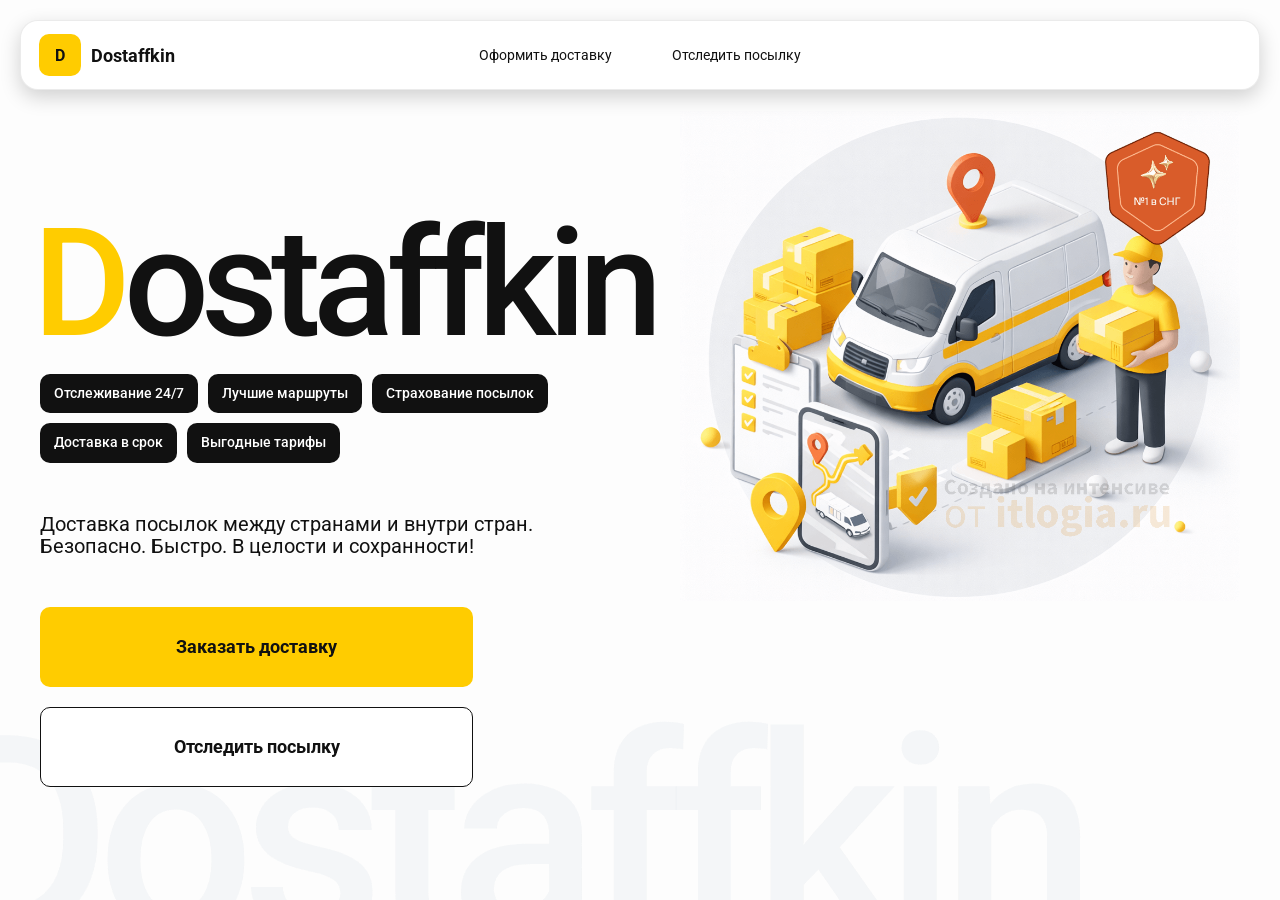
<file: index.html>
<!doctype html>
<html lang="ru">

<head>
    <meta name="viewport" content="width=device-width,initial-scale=1,maximum-scale=1,user-scalable=0" />
    <meta charset="utf-8" />
    <title>Dostaffkin — Доставка посылок между странами и внутри стран. Безопасно. Быстро. В целости и сохранности!
    </title>
<link rel="stylesheet" href="styles/base.css"/>
<link rel="stylesheet" href="styles/base_adaptive.css"/>
<link rel="stylesheet" href="styles/index.css"/>
<link rel="stylesheet" href="styles/index_adaptive.css"/>
</head>

<body>
    <div class="container">
        <header class="header">
            <a class="header-brand" href="./index.html">
                <div class="header-logo">D</div>
                <div class="header-title">Dostaffkin</div>
            </a>

            <nav class="header-menu">
                <a class="header-link" href="./order.html">Оформить <span>доставку</span></a>
                <a class="header-link" href="./track.html">Отследить <span>посылку</span></a>
            </nav>
        </header>

        <main class="main">
            <section class="main-info">
                <div class="main-title">
                    <span>D</span>ostaffkin
                </div>

                <div class="main-features">
                    <div class="main-feature">Отслеживание 24/7</div>
                    <div class="main-feature">Лучшие маршруты</div>
                    <div class="main-feature">Страхование посылок</div>
                    <div class="main-feature">Доставка в срок</div>
                    <div class="main-feature">Выгодные тарифы</div>
                </div>
                <div class="main-description">
                    Доставка посылок между странами и внутри стран.
                    Безопасно. Быстро. В целости и сохранности!
                </div>

                <div class="main-actions">
                    <a class="button" type="button" href="./order.html">Заказать доставку</a>
                    <a class="button button-white" type="button" href="./track.html">Отследить посылку</a>
                </div>
            </section>
            <div class="main-title-ghost">Dostaffkin</div>
            <div class="main-title-ghost">Dostaffkin</div>
            <section class="main-image">
                <img src="images/main-image.png" alt="Main image" />
            </section>
        </main>



    </div>

</body>

</html>
</file>
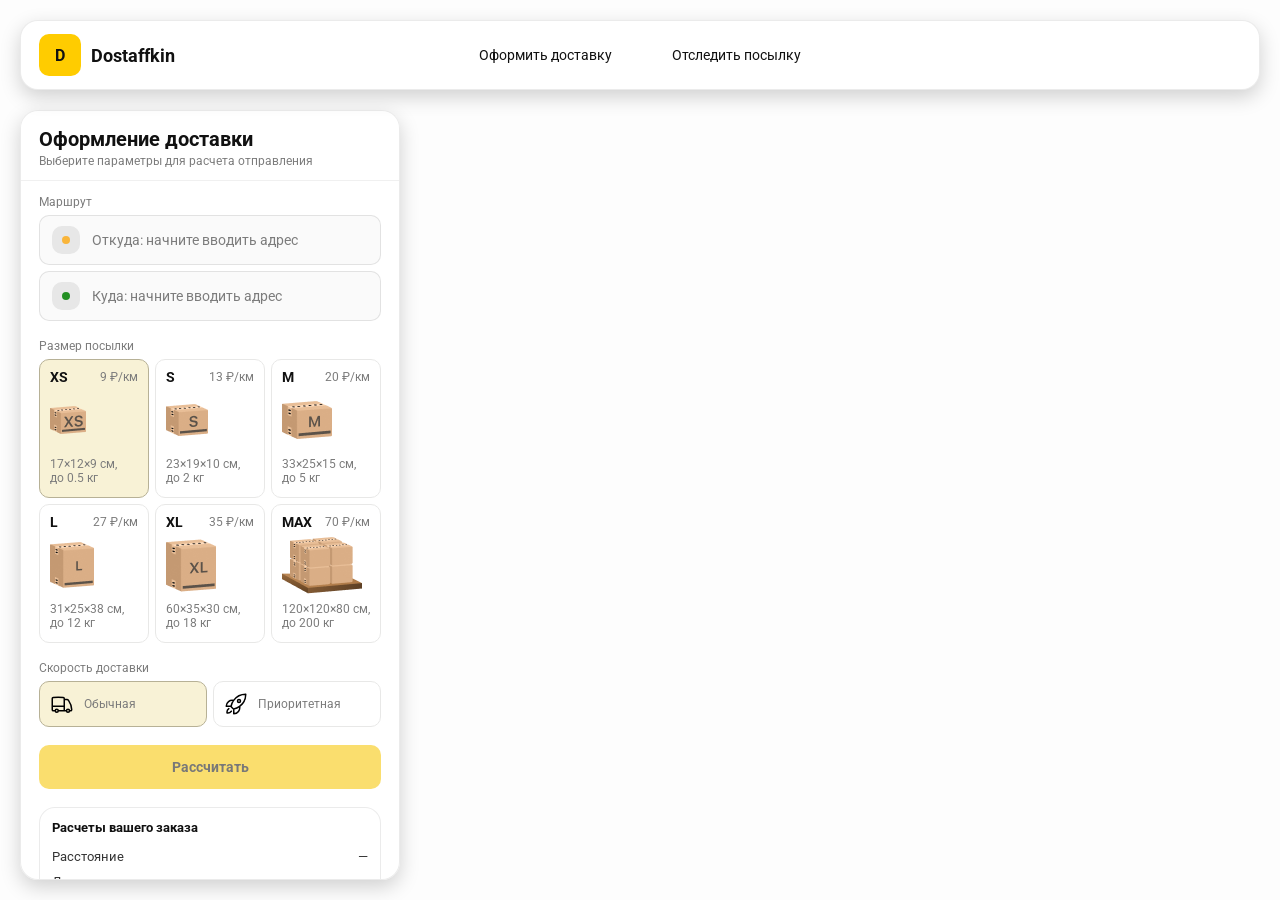
<file: order.html>
<!doctype html>
<html lang="ru">

<head>
    <meta charset="utf-8" />
    <meta name="viewport" content="width=device-width,initial-scale=1,maximum-scale=1,user-scalable=0" />
    <title>Оформление доставки</title>

    <link rel="stylesheet" href="styles/base.css" />
    <link rel="stylesheet" href="styles/base_adaptive.css" />
    <link rel="stylesheet" href="styles/order.css" />
    <link rel="stylesheet" href="styles/order_adaptive.css" />

    <script src="https://api-maps.yandex.ru/2.1/?lang=ru_RU&apikey=619e9b47-2c50-4961-8782-484b4295fb91&suggest_apikey=6396591f-f8e8-4cc2-86ca-53aa454e3afa" type="text/javascript"></script>

</head>

<body>
    <div id="map"></div>
    <header class="header">
        <a class="header-brand" href="./index.html">
            <div class="header-logo">D</div>
            <div class="header-title">Dostaffkin</div>
        </a>

        <nav class="header-menu">
            <a class="header-link" href="./order.html">Оформить <span>доставку</span></a>
            <a class="header-link" href="./track.html">Отследить <span>посылку</span></a>
        </nav>
    </header>
    <aside class="main" id="sidebar">
        <div class="main-header">
            <div class="main-title">Оформление доставки</div>
            <div class="main-text">Выберите параметры для расчета отправления</div>
        </div>
        <div class="main-content">

            <div class="main-route">
                <div class="main-block-title">Маршрут</div>
                <div class="main-fields">
                    <div class="main-field" id="fromField">
                        <div class="main-pin"></div>
                        <input id="from" placeholder="Откуда: начните вводить адрес" autocomplete="off" />
                        <div class="main-ac" id="fromAc" role="listbox" aria-label="Подсказки адресов"></div>
                    </div>

                    <div class="main-field" id="toField">
                        <div class="main-pin"></div>
                        <input id="to" placeholder="Куда: начните вводить адрес" autocomplete="off" />
                        <div class="main-ac" id="toAc" role="listbox" aria-label="Подсказки адресов"></div>
                    </div>
                </div>
            </div>

            <div class="main-package">
                <div class="main-block-title">Размер посылки</div>

                <div class="main-sizes">
                    <div class="main-size-card is-active" data-value="xs">
                        <div class="main-size-top">
                            <div class="main-size-label">XS</div>
                            <div class="main-size-rate">9 ₽/км</div>
                        </div>
                        <div class="main-size-media">
                            <img src="images/sizes/xs.png" alt="Короб XS" />
                        </div>
                        <div class="main-size-description">17×12×9 см,<br>до 0.5 кг</div>
                    </div>

                    <div class="main-size-card" data-value="s">
                        <div class="main-size-top">
                            <div class="main-size-label">S</div>
                            <div class="main-size-rate">13 ₽/км</div>
                        </div>
                        <div class="main-size-media">
                            <img src="images/sizes/s.png" alt="Короб S" />
                        </div>
                        <div class="main-size-description">23×19×10 см,<br>до 2 кг</div>
                    </div>

                    <div class="main-size-card" data-value="m">
                        <div class="main-size-top">
                            <div class="main-size-label">M</div>
                            <div class="main-size-rate">20 ₽/км</div>
                        </div>
                        <div class="main-size-media">
                            <img src="images/sizes/m.png" alt="Короб M" />
                        </div>
                        <div class="main-size-description">33×25×15 см,<br>до 5 кг</div>
                    </div>

                    <div class="main-size-card" data-value="l">
                        <div class="main-size-top">
                            <div class="main-size-label">L</div>
                            <div class="main-size-rate">27 ₽/км</div>
                        </div>
                        <div class="main-size-media">
                            <img src="images/sizes/l.png" alt="Короб L" />
                        </div>
                        <div class="main-size-description">31×25×38 см,<br>до 12 кг</div>
                    </div>

                    <div class="main-size-card" data-value="xl">
                        <div class="main-size-top">
                            <div class="main-size-label">XL</div>
                            <div class="main-size-rate">35 ₽/км</div>
                        </div>
                        <div class="main-size-media">
                            <img src="images/sizes/xl.png" alt="Короб XL" />
                        </div>
                        <div class="main-size-description">60×35×30 см,<br>до 18 кг</div>
                    </div>

                    <div class="main-size-card" data-value="max">
                        <div class="main-size-top">
                            <div class="main-size-label">MAX</div>
                            <div class="main-size-rate">70 ₽/км</div>
                        </div>
                        <div class="main-size-media main-size-media-palleta">
                            <img src="images/sizes/max.png" alt="Паллета" />
                        </div>
                        <div class="main-size-description">120×120×80 см,<br>до 200 кг</div>
                    </div>
                </div>
            </div>


            <div class="main-speed">
                <div class="main-block-title">Скорость доставки</div>

                <div class="main-speeds">
                    <div class="main-speed-card is-active" data-value="regular">
                        <img class="main-speed-media" src="images/icons/regular.svg" alt="Regular" />
                        <div class="main-speed-description">Обычная</div>
                    </div>
                    <div class="main-speed-card" data-value="fast">
                        <img class="main-speed-media" src="images/icons/fast.svg" alt="Fast" />
                        <div class="main-speed-description">Приоритетная</div>
                    </div>

                </div>
            </div>

            <div class="main-calculate-block">
                <button id="calc" class="button calculate-button" type="button" disabled>Рассчитать</button>
            </div>

            <div class="main-result" id="result">
                <div class="main-result-title">Расчеты вашего заказа</div>
                <div class="main-result-lines">
                    <div class="main-result-line"><span>Расстояние</span><span id="distanceValue">—</span></div>
                    <div class="main-result-line"><span>Доставим через</span><span id="durationValue">—</span></div>
                    <div class="main-result-line"><span>Тариф</span><span id="rateValue">—</span></div>
                </div>
                <div class="main-price">
                    <div class="main-price-label">Итого</div>
                    <div class="main-price-value" id="totalValue">—</div>
                </div>
            </div>
            <div class="main-order-box">
                <div class="main-order-form" id="orderForm">
                    <div class="main-order-title">Оформление доставки</div>
                    <div class="main-block-info-row">
                        <div class="main-block-title">Контакты</div>
                        <div class="order-fields">
                            <div class="main-field">
                                <input id="customerName" placeholder="Ваше имя" autocomplete="off" />
                            </div>
                            <div class="main-field">
                                <input id="customerPhone" placeholder="Ваш телефон" autocomplete="off"
                                    inputmode="tel" />
                            </div>
                        </div>
                    </div>
                    <div class="main-block-info-row extra-info">
                        <div class="main-block-title">Дополнительная информация</div>
                        <div class="main-field textarea">
                            <textarea id="comment" placeholder="Детали доставки и комментарии"></textarea>
                        </div>
                    </div>
                    <button id="submit" class="button main-submit-request" type="button" disabled>Отправить
                        заявку
                    </button>
                </div>

                <div class="main-order-success" id="orderSuccess">
                    <div class="main-success-icon">✓</div>
                    <div class="main-success-title">Заявка отправлена!</div>
                    <div class="main-success-title">Номер отправления – <span id="orderId"></span></div>
                    <div class="main-success-subtitle">Мы скоро свяжемся с вами</div>
                </div>
            </div>



            <div class="main-calculate-block">
                <button id="calc" class="button calculate-button" type="button" disabled>Рассчитать</button>
            </div>

        </div>

<script src = "scripts/order.js"> </script>

    </aside>
</body>

</html>
</file>
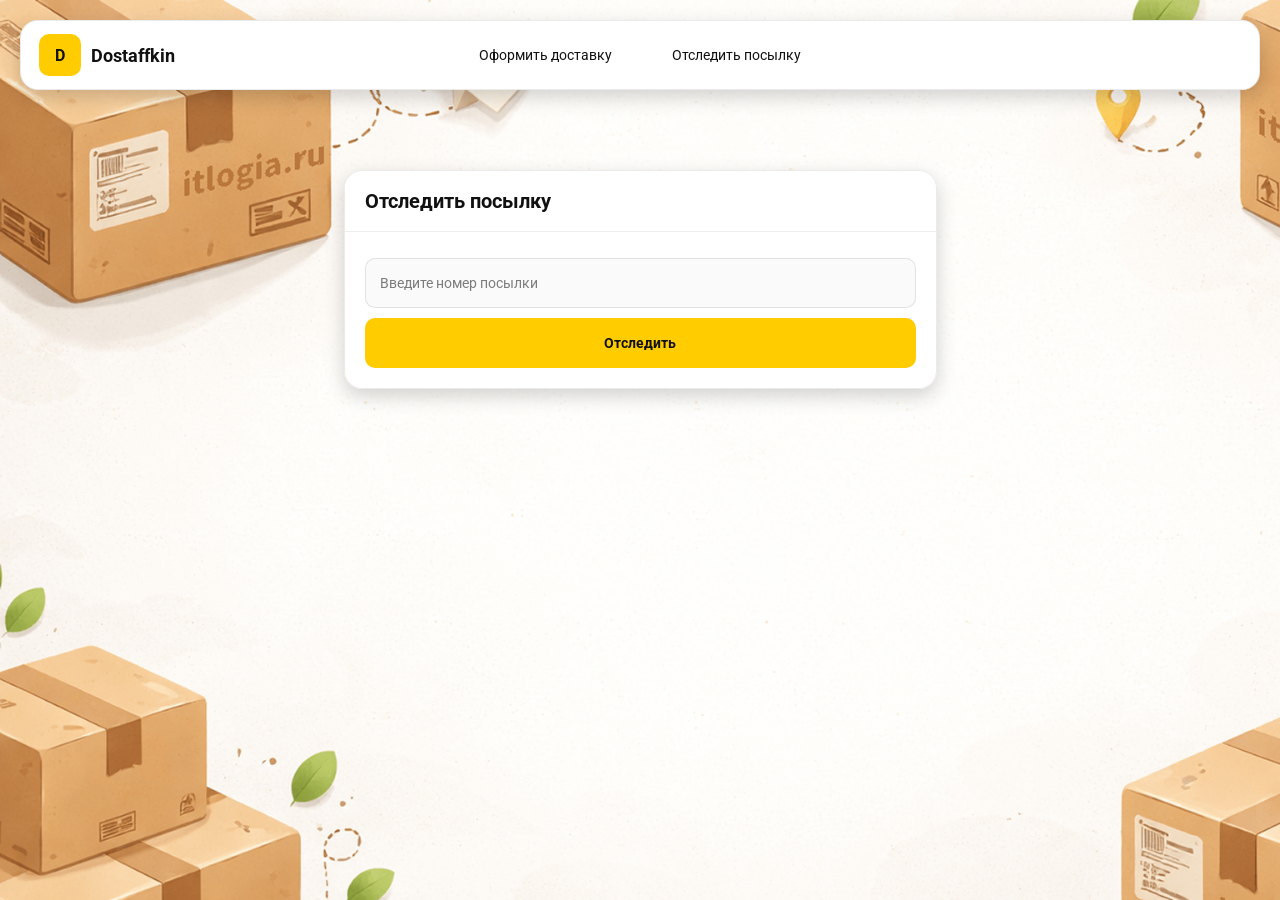
<file: track.html>
<!doctype html>
<html lang="ru">

<head>
    <meta charset="utf-8" />
    <meta name="viewport" content="width=device-width,initial-scale=1,maximum-scale=1,user-scalable=0" />
    <title>Отследить посылку</title>
    <link rel="stylesheet" href="styles/base.css" />
    <link rel="stylesheet" href="styles/base_adaptive.css" />

    <link rel="stylesheet" href="styles/track.css" />
    <link rel="stylesheet" href="styles/track_adaptive.css" />
</head>

<body>
    <div class="container">
        <header class="header">
            <a class="header-brand" href="./index.html">
                <div class="header-logo">D</div>
                <div class="header-title">Dostaffkin</div>
            </a>

            <nav class="header-menu">
                <a class="header-link" href="./order.html">Оформить <span>доставку</span></a>
                <a class="header-link" href="./track.html">Отследить <span>посылку</span></a>
            </nav>
        </header>

        <main class="track-content">

            <section class="track-card track-search">
                <div class="track-title">Отследить посылку</div>
                <div class="track-action">
                    <div class="main-field track-field">
                        <input id="trackNumber" placeholder="Введите номер посылки" autocomplete="off" />
                    </div>
                    <button id="trackButton" class="button track-button" type="button">Отследить</button>
                </div>
            </section>
            <section class="track-card track-result" id="trackResult">
                <div class="track-result-header">
                    <div class="track-id" id="trackIdValue"></div>
                    <div class="track-routes">
                        <div class="track-route">
                            <div class="track-route-pin">
                                <svg xmlns="http://www.w3.org/2000/svg" fill="none" viewBox="0 0 24 24"
                                    stroke-width="1.5" stroke="orange" class="size-6">
                                    <path stroke-linecap="round" stroke-linejoin="round"
                                        d="M15 10.5a3 3 0 1 1-6 0 3 3 0 0 1 6 0Z" />
                                    <path stroke-linecap="round" stroke-linejoin="round"
                                        d="M19.5 10.5c0 7.142-7.5 11.25-7.5 11.25S4.5 17.642 4.5 10.5a7.5 7.5 0 1 1 15 0Z" />
                                </svg>
                            </div>
                            <div class="track-route-address" id="trackFromValue">
                                Откуда: Москва, улица Арбат, 1
                            </div>
                        </div>
                        <div class="track-route track-route-arrow">
                            <svg xmlns="http://www.w3.org/2000/svg" fill="none" viewBox="0 0 24 24" stroke-width="1.5"
                                stroke="currentColor" class="size-6">
                                <path stroke-linecap="round" stroke-linejoin="round"
                                    d="M19.5 13.5 12 21m0 0-7.5-7.5M12 21V3" />
                            </svg>
                        </div>
                        <div class="track-route">
                            <div class="track-route-pin">
                                <svg xmlns="http://www.w3.org/2000/svg" fill="none" viewBox="0 0 24 24"
                                    stroke-width="1.5" stroke="green" class="size-6">
                                    <path stroke-linecap="round" stroke-linejoin="round"
                                        d="M15 10.5a3 3 0 1 1-6 0 3 3 0 0 1 6 0Z" />
                                    <path stroke-linecap="round" stroke-linejoin="round"
                                        d="M19.5 10.5c0 7.142-7.5 11.25-7.5 11.25S4.5 17.642 4.5 10.5a7.5 7.5 0 1 1 15 0Z" />
                                </svg>
                            </div>
                            <div class="track-route-address" id="trackToValue">
                                Куда: Минск, проспект Независимости, 58
                            </div>
                        </div>
                    </div>
                </div>
                <div class="track-info">
                    <div class="track-status-title">Статус данной посылки:</div>
                    <div class="track-status-list" id="trackStatusList">


                        

                    </div>
                </div>
            </section>
        </main>

    </div>

<script src = "scripts/track.js"> </script>

</body>

</html>
</file>
<file: styles/base.css>
*, *::before, *::after {
    box-sizing: border-box;
}



@font-face {
    font-family: "Roboto";
    src: url("/fonts/Roboto-Regular.ttf");
    font-weight: normal;
}

@font-face {
    font-family: "Roboto";
    src: url("/fonts/Roboto-Bold.ttf");
    font-weight: bold;
}

@font-face {
    font-family: "Roboto";
    src: url("/fonts/Roboto-Medium.ttf");
    font-weight: 500;
}

html, body {
    margin: 0;
    color: #111111;
    font-family: "Roboto", sans-serif;
}

body {
    background: #FDFDFD;
}

.header {
    border-radius: 18px;
    box-shadow: 0 7px 20px 0 #0000002E;
    backdrop-filter: blur(10px);
    background: #ffffff;
    left: 20px;
    border: 1px solid rgba(0, 0, 0, 0.08);
    position: fixed;
    right: 20px;
    top: 20px;
    padding: 14px 18px;
    height: 70px;
    display: flex;
    align-items: center;
    z-index: 6;
}


.header-brand {
    display: flex;
    align-items: center;
    text-decoration: none;
    gap: 10px;
}

.header-logo {
    width: 42px;
    height: 42px;
    border-radius: 10px;
    background: #FFCC00;
    display: grid;
    place-items: center;
    font-weight: bold;
    color: #111;
}

.header-title {
    font-size: 18px;
    font-weight: bold;
    color: #111111;
    text-decoration: none;
}

.header-menu {
    display: flex;
    align-items: center;
    gap: 60px;
    margin: 0;
    position: absolute;
    left: 50%;
    transform: translateX(-50%);
}

.header-link {
    font-size: 14px;
    color: #111111;
    text-decoration: none;
}

.button {
    border: 0;
    outline: none;
    height: 44px;
    border-radius: 10px;
    font-size: 14px;
    font-weight: bold;
    cursor: pointer;
    font-family: inherit;
    transition: transform .08s ease, opacity .12s ease;
    background: #ffcc00;
    color: #111111;
    text-align: center;
    text-decoration: none;
}

.button:hover {
    background-color: #E5BC19;
}

.button:disabled {
    cursor: not-allowed;
    background-color: #FADE6E;
    color: #787878;
    transform: none;
}

.button.button-white {
    background: #ffffff;
    border: 1px solid #111111;
}

.button.button-white:hover {
    background: rgb(241 241 241);
}

.main-field {
    display: flex;
    align-items: center;
    margin-top: 6px;
    gap: 10px;
    border: 1px solid #1111111A;
    background: #FAFAFA;
    border-radius: 10px;
    padding: 10px 12px;
    position: relative;
    box-sizing: border-box;
    height: 50px;
}

.main-field.textarea {
    height: auto;
}

.main-pin {
    width: 28px;
    height: 28px;
    border-radius: 10px;
    background: rgba(17, 17, 17, 0.08);
    display: grid;
    place-items: center;
    flex: 0 0 auto;
    position: relative;
}

.main-pin::before {
    content: "";
    width: 8px;
    height: 8px;
    border-radius: 999px;
    background: orange;
    opacity: .75;
    display: block;
}

.main-field:last-child .main-pin::before {
    background: green;
    opacity: .85;
}

input, textarea {
    width: 100%;
    border: 0;
    outline: none;
    background: transparent;
    font-size: 14px;
    color: #111111;
    font-family: inherit;
}

textarea {
    resize: vertical;
    min-height: 72px;
    padding: 2px 0;
}

input::placeholder, textarea::placeholder {
    color: #7C7C7C;
}

.main-field:focus-within {
    border-color: rgba(0, 0, 0, 0.20);
    box-shadow: 0 0 0 4px rgba(255, 204, 0, 0.35);
    background: rgba(255, 255, 255, 0.75);
}
</file>
<file: styles/base_adaptive.css>
@media (max-width: 767px) {
    .header {
        left: 10px;
        right: 10px;
        top: 10px;
    }

    .header-link span {
        display: none;
    }

    .header-menu {
        gap: 20px;
        justify-content: flex-start;
        margin: 0 0 0 30px;
        position: static;
        transform: none;
    }
}

@media (max-width: 420px) {
    .header-title {
        display: none;
    }
}

@media (max-width: 374px) {
    .header-menu {
        gap: 10px;
        margin: 0 0 0 10px;
    }
}
</file>
<file: styles/index.css>
.container {
    overflow: hidden;
    min-height: 100vh;
}

.main {
    padding: 111px 40px 40px;
    position: relative;
    display: flex;
}

.main-info {
    max-width: 840px;
    width: 100%;
    position: relative;
}

.main-title {
    margin-top: 98px;
    font-weight: 500;
    font-size: 200px;
    line-height: 1;
    letter-spacing: -0.05em;
    color: #111111;
    left: -15px;
    position: relative;
}

.main-title span {
    color: #ffcc00;
}

.main-features {
    margin-top: 15px;
    display: flex;
    flex-wrap: wrap;
    gap: 10px;
}

.main-feature {
    background: #111111;
    color: #ffffff;
    padding: 12px 14px;
    font-weight: 500;
    font-size: 14px;
    line-height: 1.1;
    border-radius: 10px;
}

.main-description {
    margin-top: 50px;
    max-width: 500px;
    font-size: 20px;
    line-height: 1.1;
    color: #111111;
}

.main-actions {
    margin-top: 50px;
    display: flex;
    flex-direction: column;
    gap: 20px;
}

.main-actions .button {
    height: 80px;
    width: 433px;
    font-size: 18px;
    font-weight: bold;
    place-items: center;
    display: grid;
}

.main-title-ghost {
    position: absolute;
    z-index: -1;
    left: -70px;
    bottom: -150px;
    font-weight: 500;
    font-size: 278px;
    line-height: 1;
    letter-spacing: -0.05em;
    color: #ECEDF04D;
}
.main-image {
    width: 1024px;
    top: 100px;
    z-index: -2;
}

.main-image img {
    width: 100%;
    max-width: 1024px;
    height: auto;
    display: block;
}
</file>
<file: styles/index_adaptive.css>
@media (max-width: 1760px) {
    .main-title {
        font-size: 150px;
        left: -7px;
    }

    .main-info {
        max-width: 640px;
    }
}

@media (max-width: 1200px) {
    .main-info {
        max-width: 540px;
    }

    .main {
        padding: 111px 20px 20px;
    }

    .main-title {
        font-size: 120px;
        left: -4px;
    }

    .main-title-ghost {
        font-size: 220px;
    }
}

@media (max-width: 1024px) {
    .main-title {
        margin-top: 30px;
    }

    .main {
        flex-direction: column-reverse;
    }

    .main-image {
        max-width: 350px;
        position: absolute;
        left: 370px;
        top: 370px;
    }

    .main-info {
        max-width: 100%;
    }

    .main-actions {
        gap: 10px;
    }

    .main-actions .button {
        height: 50px;
        font-size: 14px;
        width: auto;
        max-width: 300px;
    }

    .main-description {
        max-width: 350px;
    }
}

@media (max-width: 570px) {
    .main-title {
        font-size: 88px;
    }

    .main-description {
        max-width: 100%
    }

    .main-actions {
       width: 100%;
    }

    .main-actions .button {
        width: 100%;
        max-width: 100%
    }

    .main-image {
        max-width: 650px;
        position: absolute;
        left: 170px;
        top: 70px;
        opacity: 0.2;
    }
}

@media (max-width: 400px) {
    .main-title {
        font-size: 70px;
    }
}
</file>
<file: styles/order.css>
#map {

    position: fixed;
    inset: 0;
}

.main {
    border-radius: 18px;
    box-shadow: 0 7px 20px 0 #0000002E;
    backdrop-filter: blur(10px);
    background: rgba(255, 255, 255, 0.96);
    left: 20px;
    border: 1px solid rgba(0, 0, 0, 0.08);
    position: fixed;
    top: 110px;
    bottom: 20px;
    width: 380px;
    display: flex;
    flex-direction: column;
    overflow: hidden;
    z-index: 5;
}

.main-header {
    padding: 18px 18px 12px 18px;
    border-bottom: 1px solid rgba(0, 0, 0, 0.06);
    display: flex;
    flex-direction: column;
}

.main-title {
    font-size: 20px;
    line-height: 100%;
    font-weight: bold;
}

.main-text {
    font-size: 12px;
    margin-top: 5px;
    color: #7C7C7C;
}

.main-content {
    padding: 14px 18px 18px 18px;
    overflow: auto;
    scrollbar-width: none;
    display: flex;
    flex-direction: column;
    gap: 18px;
    flex: 1;
}

.main-block-title {
    font-size: 12px;
    color: #7C7C7C;
}

.main-route .main-block-title,
.main-package .main-block-title {
    margin-bottom: 6px;
}

.main-sizes {
    display: grid;
    gap: 6px;
    grid-template-columns: repeat(3, 1fr);
}

.main-size-card {
    border: 1px solid #E8E8E7;
    background: #FFFFFF;
    border-radius: 10px;
    padding: 10px;
    cursor: pointer;
    user-select: none;
    transition: transform .08s ease, border-color .12s ease, background .12s ease;
    min-height: 139px;
}

.main-size-card:hover {
    transform: translateY(-1px);
}

.main-size-card.is-active {
    background-color: #F8F2D6;
    border-color: #B7B196;
}

.main-size-top {
    display: flex;
    align-items: center;
    justify-content: space-between;
}

.main-size-label {
    font-weight: bold;
    font-size: 14px;
    color: #111111;
    line-height: 100%;
}

.main-size-rate {
    font-size: 12px;
    color: #7C7C7C;
    line-height: 100%;
}

.main-size-media {
    margin-top: 8px;
    height: 57px;
}

.main-size-description {
    margin-top: 8px;
    font-size: 12px;
    color: #7C7C7C;
    line-height: 1.2;
}

.calculate-button {
    width: 100%;
}

.main-result {
    border: 1px solid rgba(0, 0, 0, 0.08);
    background: rgba(255, 255, 255, 0.75);
    border-radius: 16px;
    padding: 12px;
    line-height: 1.25;
}

.main-result-title {
    font-weight: bold;
    font-size: 13px;
    color: #111111;
    margin-bottom: 13px;
}

.main-result-lines {
    gap: 8px;
    display: flex;
    flex-direction: column;
}

.main-result-line {
    font-size: 13px;
    color: rgba(17, 17, 17, 0.85);
    display: flex;
    justify-content: space-between;
}

.main-price {
    margin-top: 18px;
    padding-top: 10px;
    border-top: 1px dashed rgba(0, 0, 0, 0.12);
    display: flex;
    align-items: baseline;
    justify-content: space-between;
}

.main-price-label {
    font-size: 12px;
    color: rgba(17, 17, 17, 0.55);
}

.main-price-value {
    font-size: 20px;
    font-weight: bold;
    color: #111111;
    letter-spacing: -0.3px;
}
.main-order-box {
    background: #ffffff;
    border: 1px solid #E8E8E7;
    border-radius: 10px;
    padding: 12px;
}

.main-order-title {
    margin-bottom: 8px;
    font-weight: bold;
    font-size: 14px;
    color: #111111;
}

.main-block-info {
    display: flex;
    flex-direction: column;
    gap: 6px;
}

.order-fields {
    display: grid;
    grid-template-columns: 1fr 1fr;
    column-gap: 10px;
    margin-top: 6px;
}

.main-block-info-row.extra-info {
    display: block;
    margin-top: 13px;
}

.main-submit-request {
    width: 100%;
    margin-top: 6px;
}

.main-order-success {
    display: none;
    text-align: center;
    padding: 22px 12px;
    gap: 12px;
}

.main-order-success.is-visible {
    display: flex;
    flex-direction: column;
    align-items: center;
}

.main-success-icon {
    width: 56px;
    height: 56px;
    border-radius: 50%;
    background: #16a34a;
    color: #ffffff;
    display: grid;
    place-items: center;
    font-size: 30px;
}

.main-success-title {
    font-size: 14px;
    font-weight: bold;
    color: #111111;
}

.main-success-subtitle {
    font-size: 12px;
    color: rgba(17, 17, 17, 0.55);
    line-height: 1.3;
}

.main-speed .main-block-title {
    margin-bottom: 6px;
}

.main-speeds {
    display: grid;
    gap: 6px;
    grid-template-columns: repeat(2, 1fr);
}

.main-speed-card {
    border: 1px solid #E8E8E7;
    background: #FFFFFF;
    border-radius: 10px;
    padding: 10px;
    cursor: pointer;
    user-select: none;
    transition: transform .08s ease, border-color .12s ease, background .12s ease;
    display: flex;
    align-items: center;
    gap: 10px;
}

.main-speed-card:hover {
    transform: translateY(-1px);
}

.main-speed-card.is-active {
    background-color: #F8F2D6;
    border-color: #B7B196;
}

.main-speed-description {
    font-size: 12px;
    color: #7C7C7C;
    line-height: 1.2;
}
</file>
<file: styles/order_adaptive.css>
@media (max-width: 767px) {
    .main {
        left: 10px;
        right: 10px;
        top: 50%;
        bottom: 12px;
        width: auto;
        max-width: none;
    }
}

@media (max-width: 420px) {
    .main-sizes {
        grid-template-columns: repeat(2, 1fr);
    }
}
</file>
<file: styles/track.css>
.container {
    background: #F4F4F4 url("../images/track-bg.png");
    background-size: cover;
    min-height: 100vh;
    padding: 170px 0 50px 0;
}

.track-content {
    width: 593px;
    margin: 0 auto;
}

.track-card {
    width: 100%;
    border-radius: 18px;
    box-shadow: 0 7px 20px 0 #0000002E;
    backdrop-filter: blur(10px);
    background: rgba(255, 255, 255, 0.96);
    border: 1px solid rgba(0, 0, 0, 0.08);
}

.track-title {
    font-size: 20px;
    line-height: 100%;
    font-weight: bold;
    border-bottom: 1px solid #EEEEEE;
    padding: 20px;
}

.track-action {
    padding: 20px;
}

.track-button {
    width: 100%;
    height: 50px;
}

.track-field {
    margin-bottom: 10px;
}

.track-result {
    margin-top: 5px;
    display: none;
}

.track-result.is-visible {
    display: block;
}

.track-result-header {
    font-weight: bold;
    font-size: 14px;
    color: #111111;
    padding: 20px;
    border-bottom: 1px solid #EEEEEE;
}

.track-id {
    margin-bottom: 12px;
    font-size: 20px;
}

.track-routes {
    display: flex;
    flex-direction: column;
    gap: 10px;
    font-weight: normal;
}

.track-route {
    display: flex;
    align-items: center;
    gap: 10px;
}

.track-route-pin {
    width: 24px;
    height: 24px;
    flex-shrink: 0;
}

.track-route-arrow {
    padding: 15px 0;
    width: 24px;
    height: 24px;
}

.track-info {
    padding: 20px;
}

.track-status {
    display: flex;
    align-items: center;
    font-size: 12px;
    gap: 10px;
}

.track-status-title {
    font-size: 14px;
    color: #111111;
    margin-bottom: 20px;
}

.track-status-list {
    display: flex;
    flex-direction: column;
    gap: 15px;
}

.track-status-icon {
    width: 40px;
    height: 40px;
    border-radius: 50%;
    background: rgba(17, 17, 17, 0.08);
    display: grid;
    place-items: center;
    flex: 0 0 auto;
}

.track-status.created .track-status-icon {
    background-color: #F1CB00;
}

.track-status.in-way .track-status-icon {
    background-color: #F08A11;
}

.track-status.ready .track-status-icon {
    background-color: #A35D0A;
}

.track-status.done .track-status-icon {
    background-color: #37C93B;
}

.track-status-text {
    display: flex;
    align-items: center;
    justify-content: space-between;
    color: #111111;
    font-size: 12px;
    flex: 1;
}

.track-status-date {
    color: rgba(17, 17, 17, 0.55);
}
</file>
<file: styles/track_adaptive.css>
@media (max-width: 767px) {
    .container {
        padding: 130px 0 50px 0;
    }

    .track-content {
        width: 100%;
        padding-left: 10px;
        padding-right: 10px;
    }

    .track-result-header {
        padding: 20px;
    }
}
</file>
